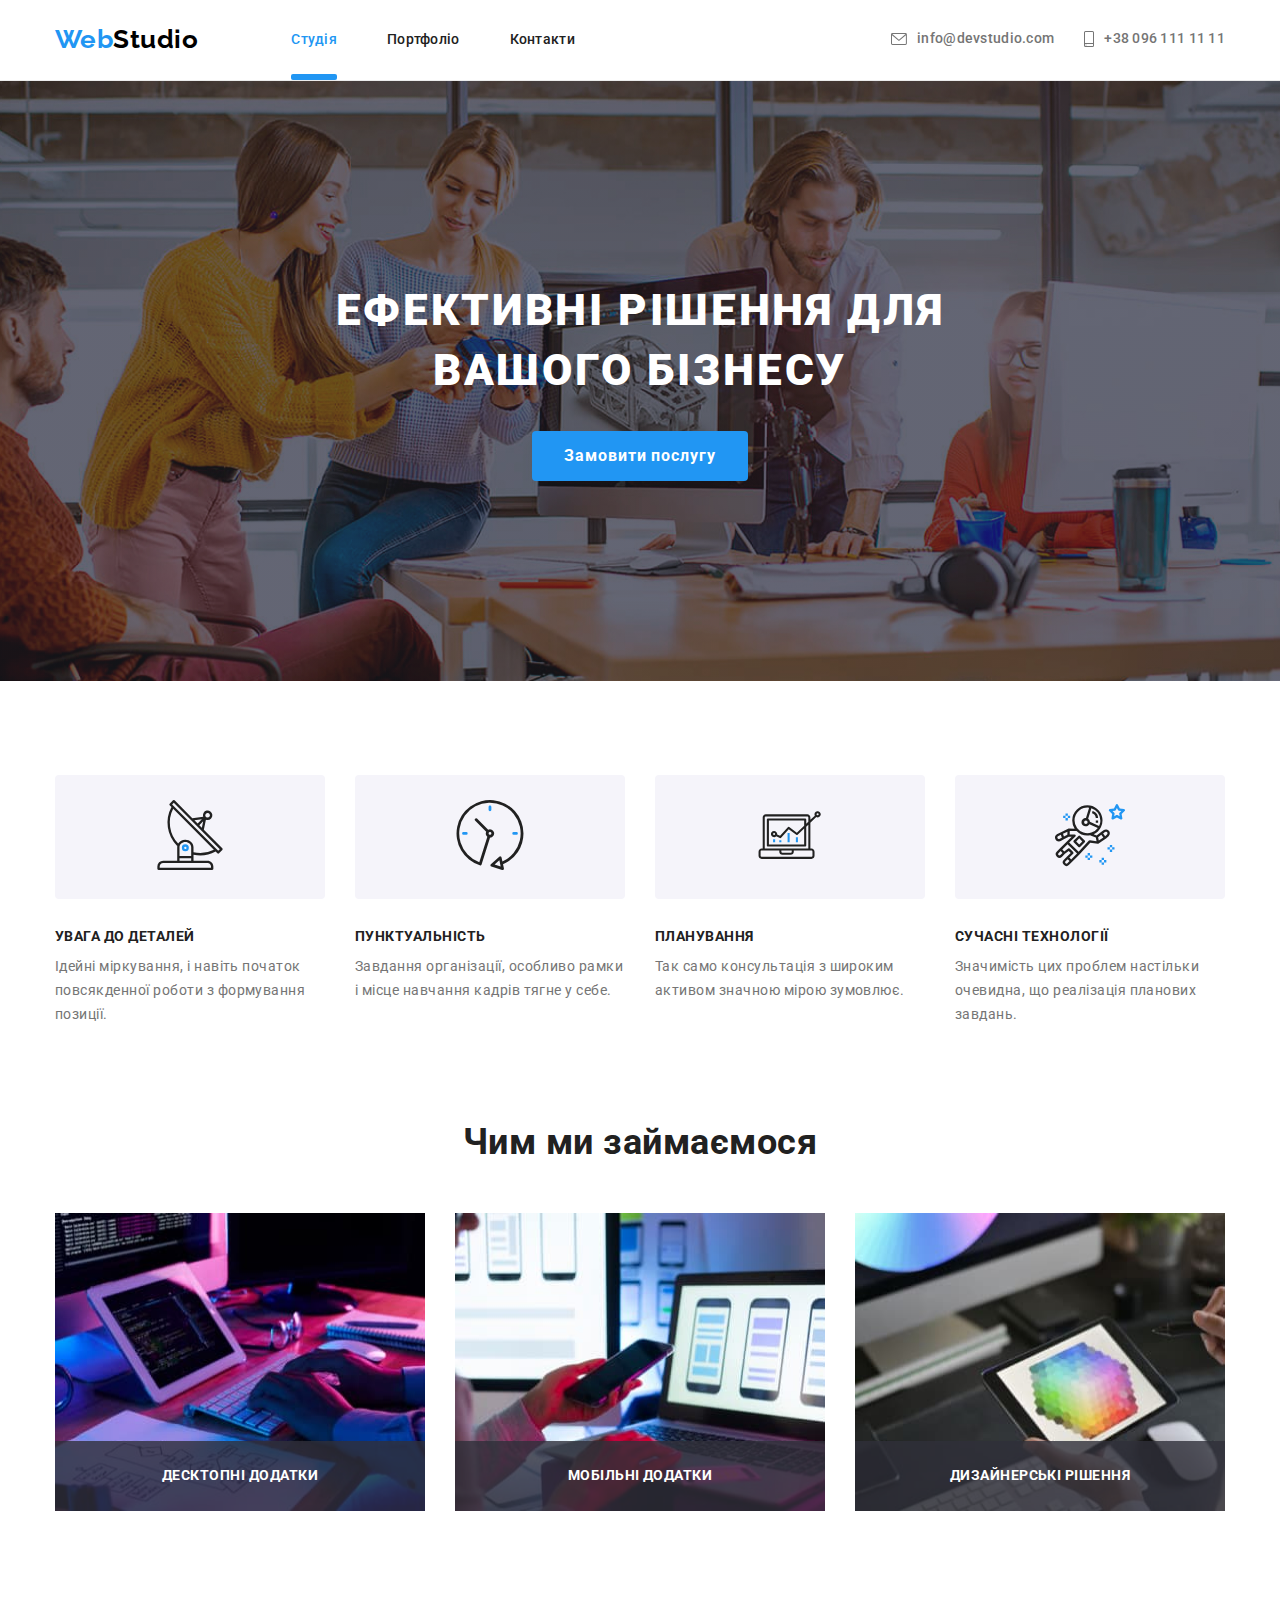
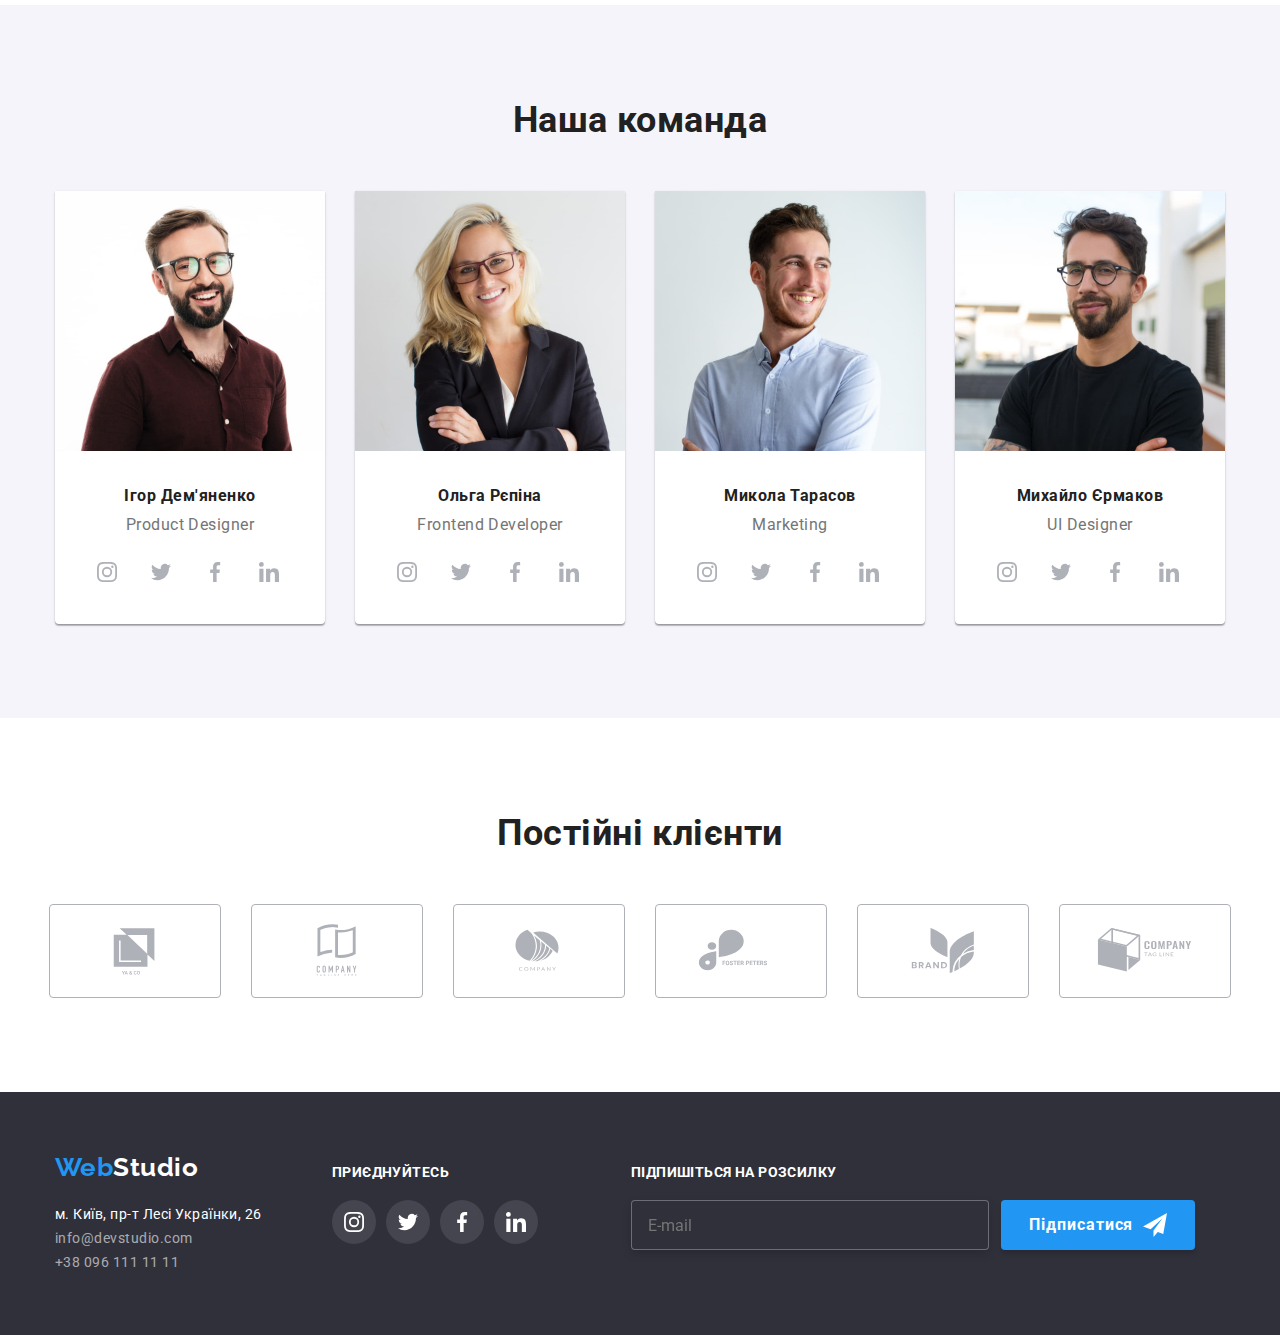
<file: index.html>
<!DOCTYPE html>
<html lang="uk">
<head>
    <meta charset="UTF-8">
    <meta http-equiv="X-UA-Compatible" content="IE=edge">
    <meta name="viewport" content="width=device-width, initial-scale=1.0">
    <title>Document</title>

    <link rel="preconnect" href="https://fonts.googleapis.com">
    <link rel="preconnect" href="https://fonts.gstatic.com" crossorigin>
    <link href="https://fonts.googleapis.com/css2?family=Raleway:wght@700&family=Roboto:wght@400;500;700;900&display=swap" rel="stylesheet">

    <link rel="stylesheet" href="https://cdnjs.cloudflare.com/ajax/libs/modern-normalize/1.1.0/modern-normalize.min.css">

    <link rel="stylesheet" href="./css/style.css">
</head>
<body>
    <header class="header">
        <div class="container">
            <div class="header-container">
                <nav class="header-nav">
                    <a href="#" class="logo"> <span class="web">Web</span>Studio</a>
                    <ul class="header-menu">
                        <li><a href="index.html" class="header-link current-link">Студія</a></li>
                        <li><a href="portfolio.html" class="header-link">Портфоліо</a></li>
                        <li><a href="" class="header-link">Контакти</a></li>
                    </ul>
                </nav>
                <ul class="header-contacts">
                    <li class="contacts-list">
                        <div class="header-icon">
                            <a href="mailto:info@devstudio.com" class="e-mail">
                                <svg width="16" height="12">
                                     <use href="./images/icons.svg#icon-envelope" width="16" height="12"></use>
                                </svg>
                                info@devstudio.com
                            </a>
                        </div>
                    </li>
                    <li class="contacts-li">
                        <div class="header-icon">
                            <a href="tel:+380961111111" class="tel">
                                <svg width="10" height="16">
                                    <use href="./images/icons.svg#icon-smartphone"></use>
                                </svg>
                                +38 096 111 11 11 
                            </a>
                        </div>
                    </li>
                </ul>
            </div>
        </div>
    </header>
    
    <main>
        <section class="head-section">
            <div class="container">
                <h1 class="head-title">Ефективні рішення для вашого бізнесу</h1>
                <button type="button" class="head-button" data-modal-open>Замовити послугу</button>
            </div>
        </section>
        <section class="section">
            <div class="container">
                <h2 class="visually-hidden">Наші переваги</h2>
                <ul class="section-list">
                    <li>
                        <div class="section-advantages-icon">
                            <svg class="advantages-icon">
                                <use href="./images/icons.svg#icon-antenna" width="70" height="70"></use>
                            </svg>
                        </div>
                        <h4 class="section-advantages-title">УВАГА ДО ДЕТАЛЕЙ</h4>
                        <p class="section-advantages-text">Ідейні міркування, і навіть початок повсякденної роботи з формування позиції.
                        </p>
                    </li>
                    <li>
                        <div class="section-advantages-icon">
                            <svg class="advantages-icon">
                                <use href="./images/icons.svg#icon-clock" width="70" height="70"></use>
                            </svg>
                        </div>
                        <h4 class="section-advantages-title">ПУНКТУАЛЬНІСТЬ</h4>
                        <p class="section-advantages-text">Завдання організації, особливо рамки і місце навчання кадрів тягне у себе.
                        </p>
                    </li>
                    <li>
                        <div class="section-advantages-icon">
                            <svg class="advantages-icon">
                                <use href="./images/icons.svg#icon-diagram" width="70" height="70"></use>
                            </svg>
                        </div>
                        <h4 class="section-advantages-title">ПЛАНУВАННЯ</h4>
                        <p class="section-advantages-text">Так само консультація з широким активом значною мірою зумовлює.</p>
                    </li>
                    <li>
                        <div class="section-advantages-icon">
                            <svg class="advantages-icon">
                                <use href="./images/icons.svg#icon-astronaut" width="70" height="70"></use>
                            </svg>
                        </div>
                        <h4 class="section-advantages-title">СУЧАСНІ ТЕХНОЛОГІЇ</h4>
                        <p class="section-advantages-text">Значимість цих проблем настільки очевидна, що реалізація планових завдань.
                        </p>
                    </li>
                </ul>
            </div>
        </section>
        <section class="section-work section">
            <div class="container">
                <h2 class="section-title">Чим ми займаємося</h2>
                <ul class="section-list">
                    <li class="section-work-item">
                        <img src="images/work/work(1).jpg" alt="Розробка інтерфейсу" width="370" class="section-work-img">
                        <div>
                            <h2 class="section-work-title">Десктопні додатки</h2>
                        </div>
                    </li>
                    <li class="section-work-item">
                        <img src="images/work/work(2).jpg" alt="Дизайн користувальницького інтерфейсу" width="370" class="section-work-img">
                        <div>
                            <h2 class="section-work-title">Мобільні додатки</h2>
                        </div>
                    </li>
                    <li class="section-work-item">
                        <img src="images/work/work(3).jpg" alt="Дизайн продукту" width="370" class="section-work-img">
                        <div>
                            <h2 class="section-work-title">Дизайнерські рішення</h2>
                        </div>
                    </li>
                </ul>
            </div>
        </section>
        <section class="section-team section"> 
            <div class="container">
                <h2 class="section-title">Наша команда</h2>
                <ul class="section-list">
                    <li class="section-team-card">
                        <img src="images/team/team(1).jpg" alt="Усміхнений хлопець в окулярах" class="section-team-img">
                        <div class="team-card-content">
                            <h3 class="section-team-name">Ігор Дем'яненко</h3>
                            <p class="section-team-profession">Product Designer</p>
                            <ul class="socials-list">
                                <li class="socials-item">
                                    <a href="" class="socials-link">
                                        <svg width="20" height="20">
                                            <use href="./images/icons.svg#icon-instagram"></use>
                                        </svg>
                                    </a>
                                </li>
                                
                                <li class="socials-item">
                                    <a href="" class="socials-link">
                                        <svg width="20" height="20">
                                            <use href="./images/icons.svg#icon-twitter"></use>
                                        </svg>
                                    </a>
                                </li>
                                
                                <li class="socials-item">
                                    <a href="" class="socials-link">
                                        <svg width="20" height="20">
                                            <use href="./images/icons.svg#icon-facebook"></use>
                                        </svg>
                                    </a>
                                </li>
                                
                                <li class="socials-item">
                                    <a href="" class="socials-link">
                                        <svg width="20" height="20">
                                            <use href="./images/icons.svg#icon-linkedin"></use>
                                        </svg>
                                    </a>
                                </li>
                            </ul>                        
                        </div>
                    </li>
                    <li class="section-team-card">
                        <img src="images/team/team(2).jpg" alt="Усміхнена дівчина в окулярах" class="section-team-img">
                        <div class="team-card-content">
                            <h3 class="section-team-name">Ольга Рєпіна</h3>
                            <p class="section-team-profession">Frontend Developer</p>
                            <ul class="socials-list">
                                <li class="socials-item">
                                    <a href="" class="socials-link">
                                        <svg width="20" height="20">
                                            <use href="./images/icons.svg#icon-instagram"></use>
                                        </svg>
                                    </a>
                                </li>
                            
                                <li class="socials-item">
                                    <a href="" class="socials-link">
                                        <svg width="20" height="20">
                                            <use href="./images/icons.svg#icon-twitter"></use>
                                        </svg>
                                    </a>
                                </li>
                            
                                <li class="socials-item">
                                    <a href="" class="socials-link">
                                        <svg width="20" height="20">
                                            <use href="./images/icons.svg#icon-facebook"></use>
                                        </svg>
                                    </a>
                                </li>
                            
                                <li class="socials-item">
                                    <a href="" class="socials-link">
                                        <svg width="20" height="20">
                                            <use href="./images/icons.svg#icon-linkedin"></use>
                                        </svg>
                                    </a>
                                </li>
                            </ul>
                        </div>
                    </li>
                    <li class="section-team-card">
                        <img src="images/team/team(3).jpg" alt="Усміхнений чоловік у блакитній сорочці" class="section-team-img">
                        <div class="team-card-content">
                            <h3 class="section-team-name">Микола Тарасов</h3>
                            <p class="section-team-profession">Marketing</p>
                            <ul class="socials-list">
                                <li class="socials-item">
                                    <a href="" class="socials-link">
                                        <svg width="20" height="20">
                                            <use href="./images/icons.svg#icon-instagram"></use>
                                        </svg>
                                    </a>
                                </li>
                            
                                <li class="socials-item">
                                    <a href="" class="socials-link">
                                        <svg width="20" height="20">
                                            <use href="./images/icons.svg#icon-twitter"></use>
                                        </svg>
                                    </a>
                                </li>
                            
                                <li class="socials-item">
                                    <a href="" class="socials-link">
                                        <svg width="20" height="20">
                                            <use href="./images/icons.svg#icon-facebook"></use>
                                        </svg>
                                    </a>
                                </li>
                            
                                <li class="socials-item">
                                    <a href="" class="socials-link">
                                        <svg width="20" height="20">
                                            <use href="./images/icons.svg#icon-linkedin"></use>
                                        </svg>
                                    </a>
                                </li>
                            </ul>
                        </div>
                    </li>
                    <li class="section-team-card">
                        <img src="images/team/team(4).jpg" alt="Усміхнений чоловік в окулярах" class="section-team-img">
                        <div class="team-card-content">
                            <h3 class="section-team-name">Михайло Єрмаков</h3>
                            <p class="section-team-profession">UI Designer</p>
                            <ul class="socials-list">
                                <li class="socials-item">
                                    <a href="" class="socials-link">
                                        <svg width="20" height="20">
                                            <use href="./images/icons.svg#icon-instagram"></use>
                                        </svg>
                                    </a>
                                </li>
                            
                                <li class="socials-item">
                                    <a href="" class="socials-link">
                                        <svg width="20" height="20">
                                            <use href="./images/icons.svg#icon-twitter"></use>
                                        </svg>
                                    </a>
                                </li>
                            
                                <li class="socials-item">
                                    <a href="" class="socials-link">
                                        <svg width="20" height="20">
                                            <use href="./images/icons.svg#icon-facebook"></use>
                                        </svg>
                                    </a>
                                </li>
                            
                                <li class="socials-item">
                                    <a href="" class="socials-link">
                                        <svg width="20" height="20">
                                            <use href="./images/icons.svg#icon-linkedin"></use>
                                        </svg>
                                    </a>
                                </li>
                            </ul>
                        </div>
                    </li>
                </ul>
            </div>
        </section>
        <section class="section">
            <div class="container">
                <h2 class="section-title">Постійні клієнти</h2>
                <ul class="section-list">
                    <li class="clients-item">
                        <a href="" class="clients-link">
                            <svg width="106" height="60">
                                <use href="./images/icons.svg#icon-Logo1"></use>
                            </svg>
                        </a>
                    </li>
                    <li class="clients-item">
                        <a href="" class="clients-link">
                            <svg width="106" height="60">
                                <use href="./images/icons.svg#icon-Logo2"></use>
                            </svg>
                        </a>
                    </li>
                    <li class="clients-item">
                        <a href="" class="clients-link">
                            <svg width="106" height="60">
                                <use href="./images/icons.svg#icon-Logo3"></use>
                            </svg>
                        </a>
                    </li>
                    <li class="clients-item">
                        <a href="" class="clients-link">
                            <svg width="106" height="60">
                                <use href="./images/icons.svg#icon-Logo4"></use>
                            </svg>
                        </a>
                    </li>
                    <li class="clients-item">
                        <a href="" class="clients-link">
                            <svg width="106" height="60">
                                <use href="./images/icons.svg#icon-Logo5"></use>
                            </svg>
                        </a>
                    </li>
                    <li class="clients-item">
                        <a href="" class="clients-link">
                            <svg width="106" height="60">
                                <use href="./images/icons.svg#icon-Logo6"></use>
                            </svg>
                        </a>
                    </li>
                </ul>
            </div>
        </section>
    </main>

    <footer class="footer">
        <div class="container">
            <div class="footer-container">
                <div>
                    <a href="#" class="footer-logo"> <span class="web">Web</span>Studio</a>
                    <address class="footer-address">
                        <ul class="footer-list">
                            <li><a href="https://goo.gl/maps/CPtrU1FHBa2aNyZL9" target="_blank" rel="noopener noreferrer nofollow" class="footer-address">м. Київ, пр-т Лесі Українки, 26</a></li>
                            <li><a href="mailto:info@devstudio.com" class="footer-e-mail">info@devstudio.com</a></li>
                            <li><a href="tel:+380961111111" class="footer-tel">+38 096 111 11 11</a></li>
                        </ul>
                    </address>
                </div>
                <div class="socials-footer">
                    <h2 class="footer-title">приєднуйтесь</h2>
                    <ul class="socials-list">
                        <li class="socials-item">
                            <a href="" class="socials-link-footer">
                                <svg width="20" height="20">
                                    <use href="./images/icons.svg#icon-instagram"></use>
                                </svg>
                            </a>
                        </li>
                
                        <li class="socials-item">
                            <a href="" class="socials-link-footer">
                                <svg width="20" height="20">
                                    <use href="./images/icons.svg#icon-twitter"></use>
                                </svg>
                            </a>
                        </li>
                
                        <li class="socials-item">
                            <a href="" class="socials-link-footer">
                                <svg width="20" height="20">
                                    <use href="./images/icons.svg#icon-facebook"></use>
                                </svg>
                            </a>
                        </li>
                
                        <li class="socials-item">
                            <a href="" class="socials-link-footer">
                                <svg width="20" height="20">
                                    <use href="./images/icons.svg#icon-linkedin"></use>
                                </svg>
                            </a>
                        </li>
                    </ul>
                </div>
                <div class="sending">
                    <h2 class="footer-title">Підпишіться на розсилку</h2>
                    <div class="footer-field">
                        <input class="footer-field-input" id="user-email" type="email" name="user-email" placeholder="E-mail">
                        <button class="sending-button">
                            Підписатися
                            <svg width="24" height="24" class="icon-send-button">
                                <use href="./images/icons.svg#icon-send" ></use>
                            </svg>
                        </button>
                    </div>
                </div>
            </div>
        </div>
    </footer>

    <div class="backdrop is-hidden" data-modal>
        <div class="modal">
            <button type="button" class="close-button" data-modal-close> 
                <svg class="close-icon" width="18" height="18">
                    <use href="./images/icons.svg#icon-close"> </use>
                </svg>
            </button>
            <h2 class="modal-title">Залиште свої дані, ми вам передзвонимо</h2>
            <form name="contact-form" autocomplete="on" novalidate>
                <label class="form-field-label" for="user-name">Ім'я</label>
                <div class="form-field">
                    <input class="form-field-input" id="user-name" type="text" name="user-name">
                    <svg class="form-field-icon" width="18" height="18">
                        <use href="./images/icons.svg#icon-person" ></use>
                    </svg>
                </div>

                <label class="form-field-label" for="user-tel">Телефон</label>
                <div class="form-field">
                    <input class="form-field-input" id="user-tel" type="tel" name="user-tel">
                    <svg class="form-field-icon" width="18" height="18">
                        <use href="./images/icons.svg#icon-phone" ></use>
                    </svg>
                </div>

                <label class="form-field-label" for="user-email">Пошта</label>
                <div class="form-field">
                    <input class="form-field-input" id="user-email" type="email" name="user-email">
                    <svg class="form-field-icon" width="18" height="18">
                        <use href="./images/icons.svg#icon-email" ></use>
                    </svg>
                </div>

                <label class="form-field-label" for="user-comment">Коментар</label>
                <textarea class="form-field-textarea" name="user-comment" id="user-comment" placeholder="Введіть текст"></textarea>

                <div class="form-field-checkbox checkbox">
                    <input class="checkbox-input" id="terms-checkbox" type="checkbox" name="terms-checkbox">
                    <svg class="checkbox-icon" width="16" height="15">
                        <use href="./images/icons.svg#icon-check"></use>
                    </svg>
                    <label class="terms-checkbox" for="terms-checkbox">Погоджуюся з розсилкою та приймаю <a href="#" class="terms">Умови договору</a></label>
                </div>

                <button type="submit" class="form-button">Відправити</button>
            </form>
        </div>
    </div>

    <script src="./js/modal.js"></script>
</body>
</html>
</file>
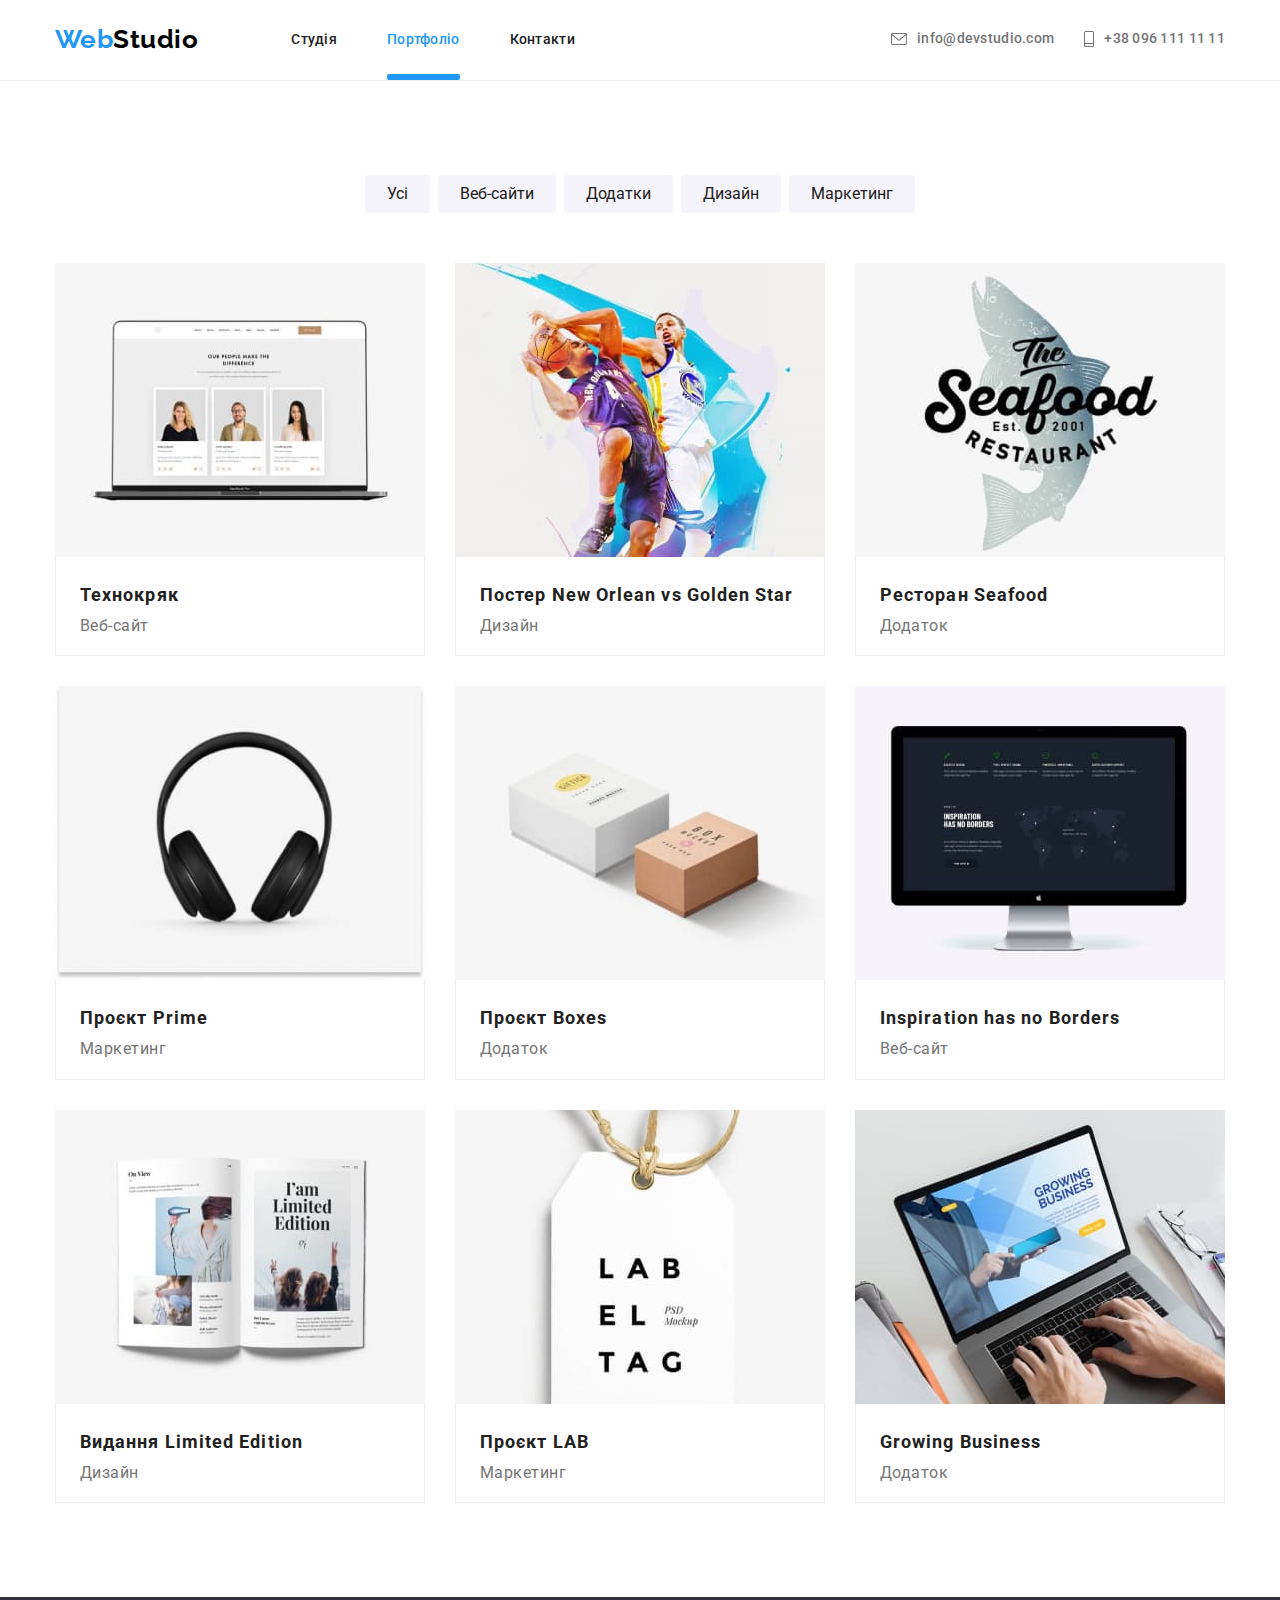
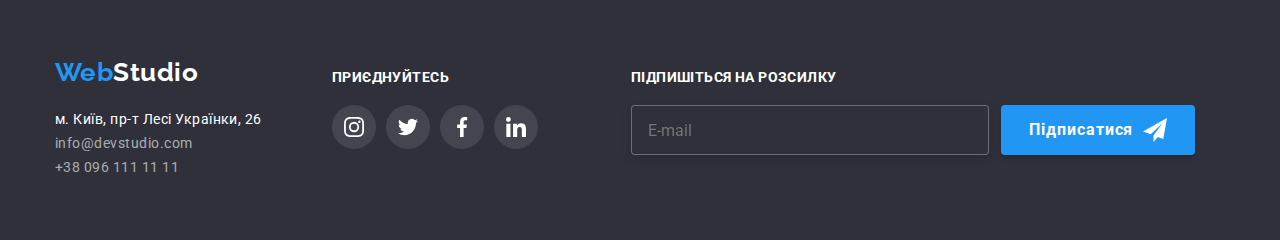
<file: portfolio.html>
<!DOCTYPE html>
<html lang="uk">
<head>
    <meta charset="UTF-8">
    <meta http-equiv="X-UA-Compatible" content="IE=edge">
    <meta name="viewport" content="width=device-width, initial-scale=1.0">
    <title>Document</title>

    <link rel="preconnect" href="https://fonts.googleapis.com">
    <link rel="preconnect" href="https://fonts.gstatic.com" crossorigin>
    <link href="https://fonts.googleapis.com/css2?family=Raleway:wght@700&family=Roboto:wght@400;500;700;900&display=swap" rel="stylesheet">

    <link rel="stylesheet" href="https://cdnjs.cloudflare.com/ajax/libs/modern-normalize/1.1.0/modern-normalize.min.css">

    <link rel="stylesheet" href="./css/style.css">
    
</head>
<body>

    <header class="header section">
        <div class="container">
            <div class="header-container">
                <nav class="header-nav">
                    <a href="#" class="logo"> <span class="web">Web</span>Studio</a>
                    <ul class="header-menu">
                        <li><a href="index.html" class="header-link">Студія</a></li>
                        <li><a href="portfolio.html" class="header-link current-link">Портфоліо</a></li>
                        <li><a href="" class="header-link">Контакти</a></li>
                    </ul>
                </nav>
                <ul class="header-contacts">
                    <li class="contacts-list">
                        <div class="header-icon">
                            <a href="mailto:info@devstudio.com" class="e-mail">
                                <svg width="16" height="12">
                                    <use href="./images/icons.svg#icon-envelope" width="16" height="12"></use>
                                </svg>
                                info@devstudio.com
                            </a>
                        </div>
                    </li>
                    <li class="contacts-li">
                        <div class="header-icon">
                            <a href="tel:+380961111111" class="tel">
                                <svg width="10" height="16">
                                    <use href="./images/icons.svg#icon-smartphone"></use>
                                </svg>
                                +38 096 111 11 11
                            </a>
                        </div>
                    </li>
                </ul>
            </div>
        </div>
    </header>

    <main>
        <section class="section">
            <div class="container">
                <h1 class="visually-hidden">Портфоліо</h1>
                <ul class="filter-list">
                    <li>
                        <button type="button" class="filter">Усі</button>
                    </li>
                
                    <li>
                        <button type="button" class="filter">Веб-сайти</button>
                    </li>
                
                    <li>
                        <button type="button" class="filter">Додатки</button>
                    </li>
                
                    <li>
                        <button type="button" class="filter">Дизайн</button>
                    </li>
                
                    <li>
                        <button type="button" class="filter">Маркетинг</button>
                    </li>
                </ul>
                
                <ul class="projects-list">
                    <li class="section-portfolio-progect">
                        <article class="card">
                            <div class="card-thumb">
                                <div class="card-owerlay-section">
                                    <img src="./images/projects/portfolio(1).jpg" alt="Ноутбук із веб-сайтом" class="section-portfolio-img">
                                    <div class="card-owerlay">
                                        <p class="card-owerlay-text">
                                            Ресурс пропонує комплексні пропозиції з різним рівнем функціоналу та сервісів. Все це дозволить відвідувачу отримати
                                            вичерпні відомості про компанію чи приватну особу.
                                        </p>
                                    </div>
                                </div>
                            </div>
                            <div class="card-content">
                                <h2 class="section-portfolio-title">Технокряк</h2>
                                <p class="sectoin-portfolio-text">Веб-сайт</p>
                            </div>
                        </article>
                    </li>

                    <li class="section-portfolio-progect">
                        <article class="card">
                                <div class="card-owerlay-section">
                                    <img src="./images/projects/portfolio(2).jpg" alt="Ноутбук із веб-сайтом" class="section-portfolio-img">
                                    <div class="card-owerlay">
                                        <p class="card-owerlay-text">
                                            Ресурс пропонує комплексні пропозиції з різним рівнем функціоналу та сервісів. Все це дозволить відвідувачу
                                            отримати
                                            вичерпні відомості про компанію чи приватну особу.
                                        </p>
                                    </div>
                                </div>
                            <div class="card-content">
                                <h2 class="section-portfolio-title">Постер New Orlean vs Golden Star</h2>
                                <p class="sectoin-portfolio-text">Дизайн</p>
                            </div>
                        </article>
                    </li>

                    <li class="section-portfolio-progect">
                        <article class="card">
                                <div class="card-owerlay-section">
                                    <img src="./images/projects/portfolio(3).jpg" alt="Ноутбук із веб-сайтом" class="section-portfolio-img">
                                    <div class="card-owerlay">
                                        <p class="card-owerlay-text">
                                            Ресурс пропонує комплексні пропозиції з різним рівнем функціоналу та сервісів. Все це дозволить відвідувачу
                                            отримати
                                            вичерпні відомості про компанію чи приватну особу.
                                        </p>
                                    </div>
                                </div>
                            <div class="card-content">
                                <h2 class="section-portfolio-title">Ресторан Seafood</h2>
                                <p class="sectoin-portfolio-text">Додаток</p>
                            </div>
                        </article>
                    </li>

                    <li class="section-portfolio-progect">
                        <article class="card">
                                <div class="card-owerlay-section">
                                    <img src="./images/projects/portfolio(4).jpg" alt="Ноутбук із веб-сайтом" class="section-portfolio-img">
                                    <div class="card-owerlay">
                                        <p class="card-owerlay-text">
                                            Ресурс пропонує комплексні пропозиції з різним рівнем функціоналу та сервісів. Все це дозволить відвідувачу
                                            отримати
                                            вичерпні відомості про компанію чи приватну особу.
                                        </p>
                                    </div>
                                </div>
                            <div class="card-content">
                                <h2 class="section-portfolio-title">Проєкт Prime</h2>
                                <p class="sectoin-portfolio-text">Маркетинг</p>
                            </div>
                        </article>
                    </li>
                
                    <li class="section-portfolio-progect">
                        <article class="card">
                                <div class="card-owerlay-section">
                                    <img src="./images/projects/portfolio(5).jpg" alt="Ноутбук із веб-сайтом" class="section-portfolio-img">
                                    <div class="card-owerlay">
                                        <p class="card-owerlay-text">
                                            Ресурс пропонує комплексні пропозиції з різним рівнем функціоналу та сервісів. Все це дозволить відвідувачу
                                            отримати
                                            вичерпні відомості про компанію чи приватну особу.
                                        </p>
                                    </div>
                                </div>
                            <div class="card-content">
                                <h2 class="section-portfolio-title">Проєкт Boxes</h2>
                                <p class="sectoin-portfolio-text">Додаток</p>
                            </div>
                        </article>
                    </li>
                
                    <li class="section-portfolio-progect">
                        <article class="card">
                                <div class="card-owerlay-section">
                                    <img src="./images/projects/portfolio(6).jpg" alt="Ноутбук із веб-сайтом" class="section-portfolio-img">
                                    <div class="card-owerlay">
                                        <p class="card-owerlay-text">
                                            Ресурс пропонує комплексні пропозиції з різним рівнем функціоналу та сервісів. Все це дозволить відвідувачу
                                            отримати
                                            вичерпні відомості про компанію чи приватну особу.
                                        </p>
                                    </div>
                                </div>
                            <div class="card-content">
                                <h2 class="section-portfolio-title">Inspiration has no Borders</h2>
                                <p class="sectoin-portfolio-text">Веб-сайт</p>
                            </div>
                        </article>
                    </li>

                    <li class="section-portfolio-progect">
                        <article class="card">
                                <div class="card-owerlay-section">
                                    <img src="./images/projects/portfolio(7).jpg" alt="Ноутбук із веб-сайтом" class="section-portfolio-img">
                                    <div class="card-owerlay">
                                        <p class="card-owerlay-text">
                                            Ресурс пропонує комплексні пропозиції з різним рівнем функціоналу та сервісів. Все це дозволить відвідувачу
                                            отримати
                                            вичерпні відомості про компанію чи приватну особу.
                                        </p>
                                    </div>
                                </div>
                            <div class="card-content">
                                <h2 class="section-portfolio-title">Видання Limited Edition</h2>
                                <p class="sectoin-portfolio-text">Дизайн</p>
                            </div>
                        </article>
                    </li>
                
                    <li class="section-portfolio-progect">
                        <article class="card">
                                <div class="card-owerlay-section">
                                    <img src="./images/projects/portfolio(8).jpg" alt="Ноутбук із веб-сайтом" class="section-portfolio-img">
                                    <div class="card-owerlay">
                                        <p class="card-owerlay-text">
                                            Ресурс пропонує комплексні пропозиції з різним рівнем функціоналу та сервісів. Все це дозволить відвідувачу
                                            отримати
                                            вичерпні відомості про компанію чи приватну особу.
                                        </p>
                                    </div>
                                </div>
                            <div class="card-content">
                                <h2 class="section-portfolio-title">Проєкт LAB</h2>
                                <p class="sectoin-portfolio-text">Маркетинг</p>
                            </div>
                        </article>
                    </li>
                
                    <li class="section-portfolio-progect">
                        <article class="card">
                                <div class="card-owerlay-section">
                                    <img src="./images/projects/portfolio(9).jpg" alt="Ноутбук із веб-сайтом" class="section-portfolio-img">
                                    <div class="card-owerlay">
                                        <p class="card-owerlay-text">
                                            Ресурс пропонує комплексні пропозиції з різним рівнем функціоналу та сервісів. Все це дозволить відвідувачу
                                            отримати
                                            вичерпні відомості про компанію чи приватну особу.
                                        </p>
                                    </div>
                                </div>
                            <div class="card-content">
                                <h2 class="section-portfolio-title">Growing Business</h2>
                                <p class="sectoin-portfolio-text">Додаток</p>
                            </div>
                        </article>
                    </li>
                </ul>
            </div>
        </section>
    </main>


    <footer class="footer">
        <div class="container">
            <div class="footer-container">
                <div>
                    <a href="#" class="footer-logo"> <span class="web">Web</span>Studio</a>
                    <address class="footer-address">
                        <ul class="footer-list">
                            <li><a href="https://goo.gl/maps/CPtrU1FHBa2aNyZL9" target="_blank"
                                    rel="noopener noreferrer nofollow" class="footer-address">м. Київ, пр-т Лесі Українки,
                                    26</a></li>
                            <li><a href="mailto:info@devstudio.com" class="footer-e-mail">info@devstudio.com</a></li>
                            <li><a href="tel:+380961111111" class="footer-tel">+38 096 111 11 11</a></li>
                        </ul>
                    </address>
                </div>
                <div class="socials-footer">
                    <h2 class="footer-title">приєднуйтесь</h2>
                    <ul class="socials-list">
                        <li class="socials-item">
                            <a href="" class="socials-link-footer">
                                <svg width="20" height="20">
                                    <use href="./images/icons.svg#icon-instagram"></use>
                                </svg>
                            </a>
                        </li>
    
                        <li class="socials-item">
                            <a href="" class="socials-link-footer">
                                <svg width="20" height="20">
                                    <use href="./images/icons.svg#icon-twitter"></use>
                                </svg>
                            </a>
                        </li>
    
                        <li class="socials-item">
                            <a href="" class="socials-link-footer">
                                <svg width="20" height="20">
                                    <use href="./images/icons.svg#icon-facebook"></use>
                                </svg>
                            </a>
                        </li>
    
                        <li class="socials-item">
                            <a href="" class="socials-link-footer">
                                <svg width="20" height="20">
                                    <use href="./images/icons.svg#icon-linkedin"></use>
                                </svg>
                            </a>
                        </li>
                    </ul>
                </div>
                <div class="sending">
                    <h2 class="footer-title">Підпишіться на розсилку</h2>
                    <div class="footer-field">
                        <input class="footer-field-input" id="user-email" type="email" name="user-email"
                            placeholder="E-mail">
                        <button class="sending-button">
                            Підписатися
                            <svg width="24" height="24" class="icon-send-button">
                                <use href="./images/icons.svg#icon-send"></use>
                            </svg>
                        </button>
                    </div>
                </div>
            </div>
        </div>
    </footer>
    
</body>
</html>
</file>
<file: css/style.css>
:root {
  --color-bg-action: #2196F3;
  --color-bg-button-active: #188CE8;

  --main-bg-color: #FFFFFF;
  --dark-bg-color: #2F303A;
  --secondary-bg-color: #F5F4FA;

  --color-primary: #212121;
  --color-secondary: #757575;
  --color-invert: #FFFFFF;

  --color-black: #000000;

  --line-color: #ECECEC;
  --footer-address-color: rgba(255, 255, 255, 0.6);

  --icons-color: #AFB1B8;

  --card-set-gap: 30px;
  --footer-icon-bg: rgba(255, 255, 255, 0.1);
}

body {
    background-color: var(--main-bg-color);
    font-family: 'Roboto' , sans-serif;
    font-weight: 500;
    color: var(--color-primary);
    letter-spacing: 0.03em;
    margin: 0;

}

.container{
  width: 1200px;
  margin: 0 auto;
  padding: 0 15px;
  margin-bottom: 0;
}

ul {
  list-style: none;
  padding: 0;
  margin: 0;
}

li {
  margin: 0;
}

.visually-hidden {
  position: absolute;
  white-space: nowrap;
  width: 1px;
  height: 1px;
  overflow: hidden;
  border: 0;
  padding: 0;
  clip: rect(0 0 0 0);
  clip-path: inset(50%);
  margin: -1px;
}

.section {
  padding: 94px 0;
}

.section-title {
  font-weight: 700;
  font-size: 36px;
  line-height: 1.17;
  text-align: center;
  color: var(--color-primary);
  margin: 0 0 50px;
}

.section-list {
  display: flex;
  gap: 30px;
  justify-content: center;
}

/* Header */

.header {
  padding-top: 24px;
  padding-bottom: 25px;
  border-bottom: 1px solid var(--line-color);
}

.header-container {
  display: flex;
  justify-content: space-between;
  align-items: center;
}

.header-nav {
  display: flex;
  justify-content: space-between;
  align-items: center;
  gap: 93px;
}

.header-menu {
  display: flex;
  gap: 50px;
}

.header-contacts {
  display: flex;
  gap: 30px;
}

.logo {
  color: var(--color-black);
  font-family: 'Raleway' , sans-serif;
  font-weight: 700;
  font-size: 26px;
  line-height: 1.19;
  text-decoration: none;
}

.web {
  color: var(--color-bg-action);
}

.contacts-list {
  display: flex;
  gap: 10px;
}

.e-mail {
  display: flex;
  gap: 10px;
  font-size: 14px;
  line-height: 1.14;
  letter-spacing: 0.02em;
  color: var(--color-secondary);
  fill: var(--color-secondary);
  align-items: center;
  text-decoration: none;
  transition: color 250ms cubic-bezier(0.4, 0, 0.2, 1), fill 250ms cubic-bezier(0.4, 0, 0.2, 1);
}

.tel {
  display: flex;
  gap: 10px;
  font-size: 14px;
  line-height: 1.14;
  letter-spacing: 0.02em;
  color: var(--color-secondary);
  fill: var(--color-secondary);
  align-items: center;
  text-decoration: none;
  transition: color 250ms cubic-bezier(0.4, 0, 0.2, 1), fill 250ms cubic-bezier(0.4, 0, 0.2, 1);
}

.header-link {
  position: relative;
  font-size: 14px;
  line-height: 1.14;
  letter-spacing: 0.02em;
  color: var(--color-primary);
  text-decoration: none;
  transition: color 250ms cubic-bezier(0.4, 0, 0.2, 1);
}

.current-link {
  color: var(--color-bg-action);
  padding-bottom: 33px;
}

.current-link::after {
  content: '';
  position: absolute;
  bottom: 0;
  left: 0;
  width: 100%;
  border: 3px solid;
  background-color: var(--color-bg-action);
  border-radius: 2px;
}


.header-link:hover,
.e-mail:hover,
.tel:hover,
.footer-tel:hover,
.footer-e-mail:hover,
.footer-address:hover {
  color: var(--color-bg-action);
  fill: var(--color-bg-action);
  cursor: pointer;
}

.header-link:focus,
.e-mail:focus,
.tel:focus,
.header-icon:focus,
.footer-tel:focus,
.footer-e-mail:focus,
.footer-address:focus {
  color: var(--color-bg-action);
  fill: var(--color-bg-action);
  cursor: pointer;
}


/* Head */

.head-section{
  background-color: var(--dark-bg-color);
  padding: 200px 0px;
  background-image: linear-gradient(to right, rgba(47, 48, 58, 0.4), rgba(47, 48, 58, 0.4)), url('../images/head-fone.jpg');
  background-repeat: no-repeat;
  background-position: center center;
}

.head-button {
  font-family: 'Roboto', sans-serif;
  font-weight: 700;
  display: flex;
  align-items: center;
  text-align: center;
  font-size: 16px;
  line-height: 1.88; 
  letter-spacing: 0.06em;
  background-color: var(--color-bg-action) ;
  color: var(--main-bg-color);
  padding: 10px 32px;
  border: none;
  border-radius: 4px;
  margin: 0 auto;
  transition: background-color 250ms cubic-bezier(0.4, 0, 0.2, 1);
}

.head-button:hover {
  background-color: var(--color-bg-button-active);
}

.head-button:focus {
  background-color: var(--color-bg-button-active);
}

.head-title {
  font-weight: 900;
  font-size: 44px;
  line-height: 1.36;
  text-align: center;
  letter-spacing: 0.06em;
  text-transform: uppercase;
  color: var(--main-bg-color);
  margin: 0 auto 30px;
  width: 696px;
}


/* Advantages */

.section-advantages-title {
  font-weight: 700;
  font-size: 14px;
  line-height: 1.14;
  text-transform: uppercase;
  color: var(--color-primary);
  margin: 0 0 10px;
}

.section-advantages-text {
  font-weight: 400;
  font-size: 14px;
  line-height: 1.71;
  color: var(--color-secondary);
  width: 270px;
  margin: 0;
}

.section-advantages-icon {
  background-color: var(--secondary-bg-color);
  background-size: 270px 120px;
  border-radius: 4px;
  margin-bottom: 30px;
}

.advantages-icon {
  margin: 25px 100px;
  width: 70px;
  height: 70px;
}


/* Work */

.section-work {
  padding-top: 0;
}

.section-work-img {
  width: 370px;
  height: 294px;
  margin: 0;
  padding: 0;
  height: 100%;
}

.section-work-title {
  position: absolute;
  font-weight: 700;
  font-size: 14px;
  line-height: 1.14;
  text-align: center;
  text-transform: uppercase;
  color: var(--color-invert);  
  background-color: rgba(47, 48, 58, 0.8);
  padding: 27px 0;
  width: 100%;
  bottom: 0;
  margin: 0;
}

.section-work-item {
  position: relative;
}


/* Team */

.section-team {
  background-color: var(--secondary-bg-color);
}

.section-team-card {
  background-color: var(--main-bg-color);
  box-shadow: 0px 1px 3px rgba(0, 0, 0, 0.12), 0px 1px 1px rgba(0, 0, 0, 0.14), 0px 2px 1px rgba(0, 0, 0, 0.2);
  border-radius: 0px 0px 4px 4px;
}

.section-team-img {
  width: 270px;
  height: 260px;
}

.section-team-name {
  font-size: 16px;
  line-height: 1.19;
  text-align: center;
  color: var(--color-primary);
  margin: 0 0 10px;
}

.section-team-profession {
  font-weight: 400;
  font-size: 16px;
  line-height: 1.19;
  text-align: center;
  color: var(--color-secondary);
  margin: 0;
  margin-bottom: 16px;
} 

.team-card-content {
  padding: 30px;
}


/* Footer */

.footer {
  background-color: var(--dark-bg-color);
  padding: 60px 0;
}

.footer-logo {
  font-family: 'Raleway', sans-serif;
  font-weight: 700;
  font-size: 26px;
  line-height: 1.19;
  color: var(--color-invert);
  text-decoration: none;
}

.footer-address {
  font-style: normal;
  font-weight: 400;
  font-size: 14px;
  line-height: 1.71;
  color: var(--color-invert);
  text-decoration: none;
  transition: color 250ms cubic-bezier(0.4, 0, 0.2, 1);
}

.footer-e-mail {
  font-style: normal;
  font-weight: 400;
  font-size: 14px;
  line-height: 1.71;
  color: var(--footer-address-color);
  text-decoration: none;
  transition: color 250ms cubic-bezier(0.4, 0, 0.2, 1);
}

.footer-tel {
  font-style: normal;
  font-weight: 400;
  font-size: 14px;
  line-height: 1.71;
  color: var(--footer-address-color);
  text-decoration: none;
  transition: color 250ms cubic-bezier(0.4, 0, 0.2, 1);
}

.footer-list {
  margin: 20px 0 9px;
}

.footer-list:last-child {
  margin-bottom: 0;
}

.footer-container {
  display: flex;
  gap: 70px;
}


/* Footer sending */

.footer-title {
  font-weight: 700;
  font-size: 14px;
  line-height: 16px;
  letter-spacing: 0.03em;
  text-transform: uppercase;
  color: var(--color-invert);
  margin-bottom: 20px;
  margin-top: 12px;
}

.sending-button {
  font-weight: 700;
  font-size: 16px;
  line-height: 30px;
  display: flex;
  align-items: center;
  text-align: center;
  letter-spacing: 0.06em;
  color: var(--color-invert);
  fill: var(--color-invert);
  background-color: var(--color-bg-action);
  padding: 10px 28px;
  border: none;
  box-shadow: 0px 4px 4px rgba(0, 0, 0, 0.15);
  border-radius: 4px;
  transition: background-color 250ms cubic-bezier(0.4, 0, 0.2, 1);
}

.icon-send-button {
  margin-left: 10px;
}

.sending-button:hover {
  cursor: pointer;
  background-color: var(--color-bg-button-active);
}

.sending-button:focus {
  cursor: pointer;
  background-color: var(--color-bg-button-active);
}

.footer-field {
  display: flex;
  justify-content: center;
  align-items: center;
  
}


.footer-field-input {
  width: 358px;
  height: 50px;
  padding: 0 16px;
  outline: none;
  border: 1px solid rgba(255, 255, 255, 0.3);
  filter: drop-shadow(0px 4px 4px rgba(0, 0, 0, 0.15));
  border-radius: 4px;
  background-color: var(--dark-bg-color);
  margin-right: 12px;
}

.sending {
  margin-left: 23px;
}


/* Portfoloi */

.filter-list {
  display: flex;
  gap: 8px;
  justify-content: center;
  margin-bottom: 50px;
}

.filter {
  font-size: 16px;
  line-height: 1.625;
  text-align: center;
  color: var(--color-primary);
  text-decoration: none;
  background-color: var(--secondary-bg-color);
  border: none;
  border-radius: 4px;
  padding: 6px 22px;
  transition: box-shadow 250ms cubic-bezier(0.4, 0, 0.2, 1), color 250ms cubic-bezier(0.4, 0, 0.2, 1), background-color 250ms cubic-bezier(0.4, 0, 0.2, 1);
}

.filter:hover {
  background-color: var(--color-bg-action);
  color: var(--color-invert);
  cursor: pointer;
  box-shadow: 0px 3px 1px rgba(0, 0, 0, 0.1), 0px 1px 2px rgba(0, 0, 0, 0.08), 0px 2px 2px rgba(0, 0, 0, 0.12);
}

.filter:focus {
  background-color: var(--color-bg-action);
  color: var(--color-invert);
  cursor: pointer;
  box-shadow: 0px 3px 1px rgba(0, 0, 0, 0.1), 0px 1px 2px rgba(0, 0, 0, 0.08), 0px 2px 2px rgba(0, 0, 0, 0.12);
}

.projects-list {
  display: flex;
  flex-wrap: wrap;
  margin-left: calc(-1 * var(--card-set-gap));
  margin-top: calc(-1 * var(--card-set-gap));
}

.section-portfolio-title {
  font-weight: 700;
  font-size: 18px;
  line-height: 2;
  letter-spacing: 0.06em;
  color: var(--color-primary);
  margin: 0 0 4px;
}

.sectoin-portfolio-text {
  font-weight: 400;
  font-size: 16px;
  line-height: 1,88;
  color: var(--color-secondary);
  margin: 0;;
} 

.section-portfolio-img {
  display: block;
  max-width: 100%;
  height: auto;
  width: 370px;
  height: 294px;
}

.section-portfolio-progect {
  flex-basis: calc(100% / 3 - var(--card-set-gap));
  margin-left: var(--card-set-gap);
  margin-top: var(--card-set-gap);
}

.card {
  width: 370px;
  transition: box-shadow 250ms cubic-bezier(0.4, 0, 0.2, 1);
}

.card:hover {
  box-shadow: 0px 1px 1px rgba(0, 0, 0, 0.12), 0px 4px 4px rgba(0, 0, 0, 0.06), 1px 4px 6px rgba(0, 0, 0, 0.16);
  cursor: pointer;
}

.card:focus {
  box-shadow: 0px 1px 1px rgba(0, 0, 0, 0.12), 0px 4px 4px rgba(0, 0, 0, 0.06), 1px 4px 6px rgba(0, 0, 0, 0.16);
  cursor: pointer;
}

.card-content {
  padding: 20px 24px;
  border: 1px solid var(--line-color);
  border-top: none;
}

.card-owerlay-section {
  position: relative;
  overflow: hidden;
}

.card-owerlay {
  position: absolute;
  top: 0;
  left: 0;
  height: 100%;
  background: rgba(33, 150, 243, 0.9);
  padding: 63px 24px;
  transform: translateY(101%);
  transition: transform 250ms cubic-bezier(0.4, 0, 0.2, 1);
}

.card:hover .card-owerlay {
  transform: translateY(0);
}

.card-owerlay-text {
  font-weight: 400;
  font-size: 18px;
  line-height: 28px;
  letter-spacing: 0.03em;
  color: var(--color-invert);
}


/* Socials */

.socials-list {
  display: flex;
  align-items: center;
  gap: 10px;
}

.socials-item {
  width: 44px;
  height: 44px;
}

.socials-link {
  display: flex;
  justify-content: center;
  align-items: center;
  width: 100%;
  height: 100%;
  fill: var(--icons-color);
  border-radius: 50%;
  transition: fill 250ms cubic-bezier(0.4, 0, 0.2, 1), background-color 250ms cubic-bezier(0.4, 0, 0.2, 1);
}

.socials-link:hover {
  fill: var(--color-invert);
  background-color: var(--color-bg-action);
}

.socials-link:focus {
  fill: var(--color-invert);
  background-color: var(--color-bg-action);
}

.socials-footer-title {
  font-weight: 700;
  font-size: 14px;
  line-height: 1, 14;
  color: var(--color-invert);
  margin: 0 0 20px;
}


.socials-link-footer {
  display: flex;
  justify-content: center;
  align-items: center;
  width: 100%;
  height: 100%;
  fill: var(--color-invert);
  border-radius: 50%;
  background-color: var(--footer-icon-bg);
  transition: background-color 250ms cubic-bezier(0.4, 0, 0.2, 1);
}

.socials-link-footer:hover {
  fill: var(--color-invert);
  background-color: var(--color-bg-action);
}

.socials-link-footer:focus {
  fill: var(--color-invert);
  background-color: var(--color-bg-action);
}


/* Clients */

.clients-list {
  display: flex;
  align-items: center;
  gap: 30 px; 
}

.clients-link {
  display: flex;
  justify-content: center;
  align-items: center;
  fill: var(--icons-color);
  border: 1px solid var(--icons-color);
  border-radius: 4px;
  padding: 16px 32px;
  transition: fill 250ms cubic-bezier(0.4, 0, 0.2, 1), border 250ms cubic-bezier(0.4, 0, 0.2, 1);
}

.clients-link:hover {
  fill: var(--color-bg-action);
  border: 1px solid var(--color-bg-action);
  cursor: pointer;
}

.clients-link:focus {
  fill: var(--color-bg-action);
  border: 1px solid var(--color-bg-action);
  cursor: pointer;
}


/* Modal */

.backdrop {
  position: fixed;
  top: 0;
  left: 0;
  width: 100%;
  height: 100%;
  background-color: rgba(0, 0, 0, 0.2);;
}

.modal {
  position: absolute;
  top: 50%;
  left: 50%;
  width: 100%;
  max-width: 528px;
  height: 100%;
  max-height: 581px;
  background-color: var(--color-invert);
  box-shadow: 0px 1px 3px rgba(0, 0, 0, 0.12), 0px 1px 1px rgba(0, 0, 0, 0.14), 0px 2px 1px rgba(0, 0, 0, 0.2);
  border-radius: 4px;
  transform: translate(-50%, -50%) scale(1);
  transition: transform 250ms cubic-bezier(0.4, 0, 0.2, 1);
  padding: 40px;
}

.modal-title {
  font-weight: 700;
  font-size: 20px;
  line-height: 23px;
  text-align: center;
  letter-spacing: 0.03em;
  color: var(--color-primary);
  margin: 0 0 12px;
  align-items: center;
  justify-content: center;
}

.backdrop.is-hidden .modal {
  transform: translate(-50%, -50%) scale(0.8) ;
}

.is-hidden {
  opacity: 0;
  visibility: hidden;
  pointer-events: none;
}

.close-button {
  position: absolute;
  top: 7px;
  right: 7px;
  display: flex;
  justify-content: center;
  align-items: center;
  background-color: var(--color-invert);
  border: 1px solid rgba(0, 0, 0, 0.1);
  fill: var(--color-black);
  border-radius: 50%;
  padding: 0;
  margin: 0;
  width: 30px;
  height: 30px;
  transition: fill 250ms cubic-bezier(0.4, 0, 0.2, 1);
}

.close-button:hover {
  fill: var(--color-bg-action);
  cursor: pointer;
}

.close-button:focus {
  fill: var(--color-bg-action);
  cursor: pointer;
}

/* Forms */

.form-field-label {
  margin-bottom: 4px;
  font-weight: 400;
  font-size: 12px;
  line-height: 14px;
  letter-spacing: 0.01em;
  color: var(--color-secondary);
}

.form-field-input {
  width: 100%;
  height: 40px;
  padding: 0 12px 0 42px;
  border: 1px solid rgba(33, 33, 33, 0.2);
  border-radius: 4px;
  outline: none;
  transition: fill 250ms cubic-bezier(0.4, 0, 0.2, 1), border 250ms cubic-bezier(0.4, 0, 0.2, 1);
}

.form-field-textarea {
  width: 100%;
  height: 120px;
  overflow: auto;
  padding: 12px 16px;
  border: 1px solid rgba(33, 33, 33, 0.2);
  border-radius: 4px;
  outline: none;
  margin-bottom: 20px;
  transition: border 250ms cubic-bezier(0.4, 0, 0.2, 1);
}

.form-field-textarea:focus {
  border-color: var(--color-bg-action);
  cursor: pointer;
}

.form-field-textarea::placeholder {
  font-weight: 400;
  font-size: 12px;
  line-height: 14px;
  letter-spacing: 0.01em;
  color: rgba(117, 117, 117, 0.5);
}

.form-field {
  position: relative;
  margin-bottom: 10px;
}

.form-field-checkbox {
  margin-bottom: 30px;
}

.terms-checkbox {
  font-weight: 400;
  font-size: 14px;
  line-height: 24px;
  letter-spacing: 0.03em;
  color: var(--color-secondary);
}

.terms {
  text-decoration-line: underline;
  color: var(--color-bg-action);
}

.form-field-icon {
  position: absolute;
  top: 50%;
  left: 12px;
  transform: translateY(-50%);
  fill: var(--color-primary);
}

.checkbox-input {
  appearance: none;
  transition: fill 250ms cubic-bezier(0.4, 0, 0.2, 1), border 250ms cubic-bezier(0.4, 0, 0.2, 1);
}

.checkbox-icon {
  border: var(--color-primary) 2px solid ;
  border-radius: 2px;
  fill: transparent;
  margin: 3px 7px 00;
  transition: background-color 250ms cubic-bezier(0.4, 0, 0.2, 1), fill 250ms cubic-bezier(0.4, 0, 0.2, 1);
}

.checkbox-input:checked + .checkbox-icon {
  fill: var(--color-invert);
  background-color: var(--color-bg-action);
  border-color: var(--color-bg-action) ;
}

.checkbox {
  display: flex;
}

.form-button {
  font-family: 'Roboto', sans-serif;
  font-weight: 700;
  display: flex;
  align-items: center;
  text-align: center;
  font-size: 16px;
  line-height: 1.88;
  letter-spacing: 0.06em;
  background-color: var(--color-bg-action);
  color: var(--main-bg-color);
  padding: 10px 52px;
  border: none;
  border-radius: 4px;
  margin: 0 auto;
  box-shadow: 0px 4px 4px rgba(0, 0, 0, 0.15);
  transition: background-color 250ms cubic-bezier(0.4, 0, 0.2, 1);
}

.form-button:hover {
  cursor: pointer;
  background-color: var(--color-bg-button-active);
}

.form-field-input:hover {
  cursor: pointer;
}

.form-field-input:focus {
  border-color: var(--color-bg-action) ;
  cursor: pointer;
}

.form-field-input:focus + .form-field-icon {
  fill: var(--color-bg-action);
  cursor: pointer;
}
</file>
